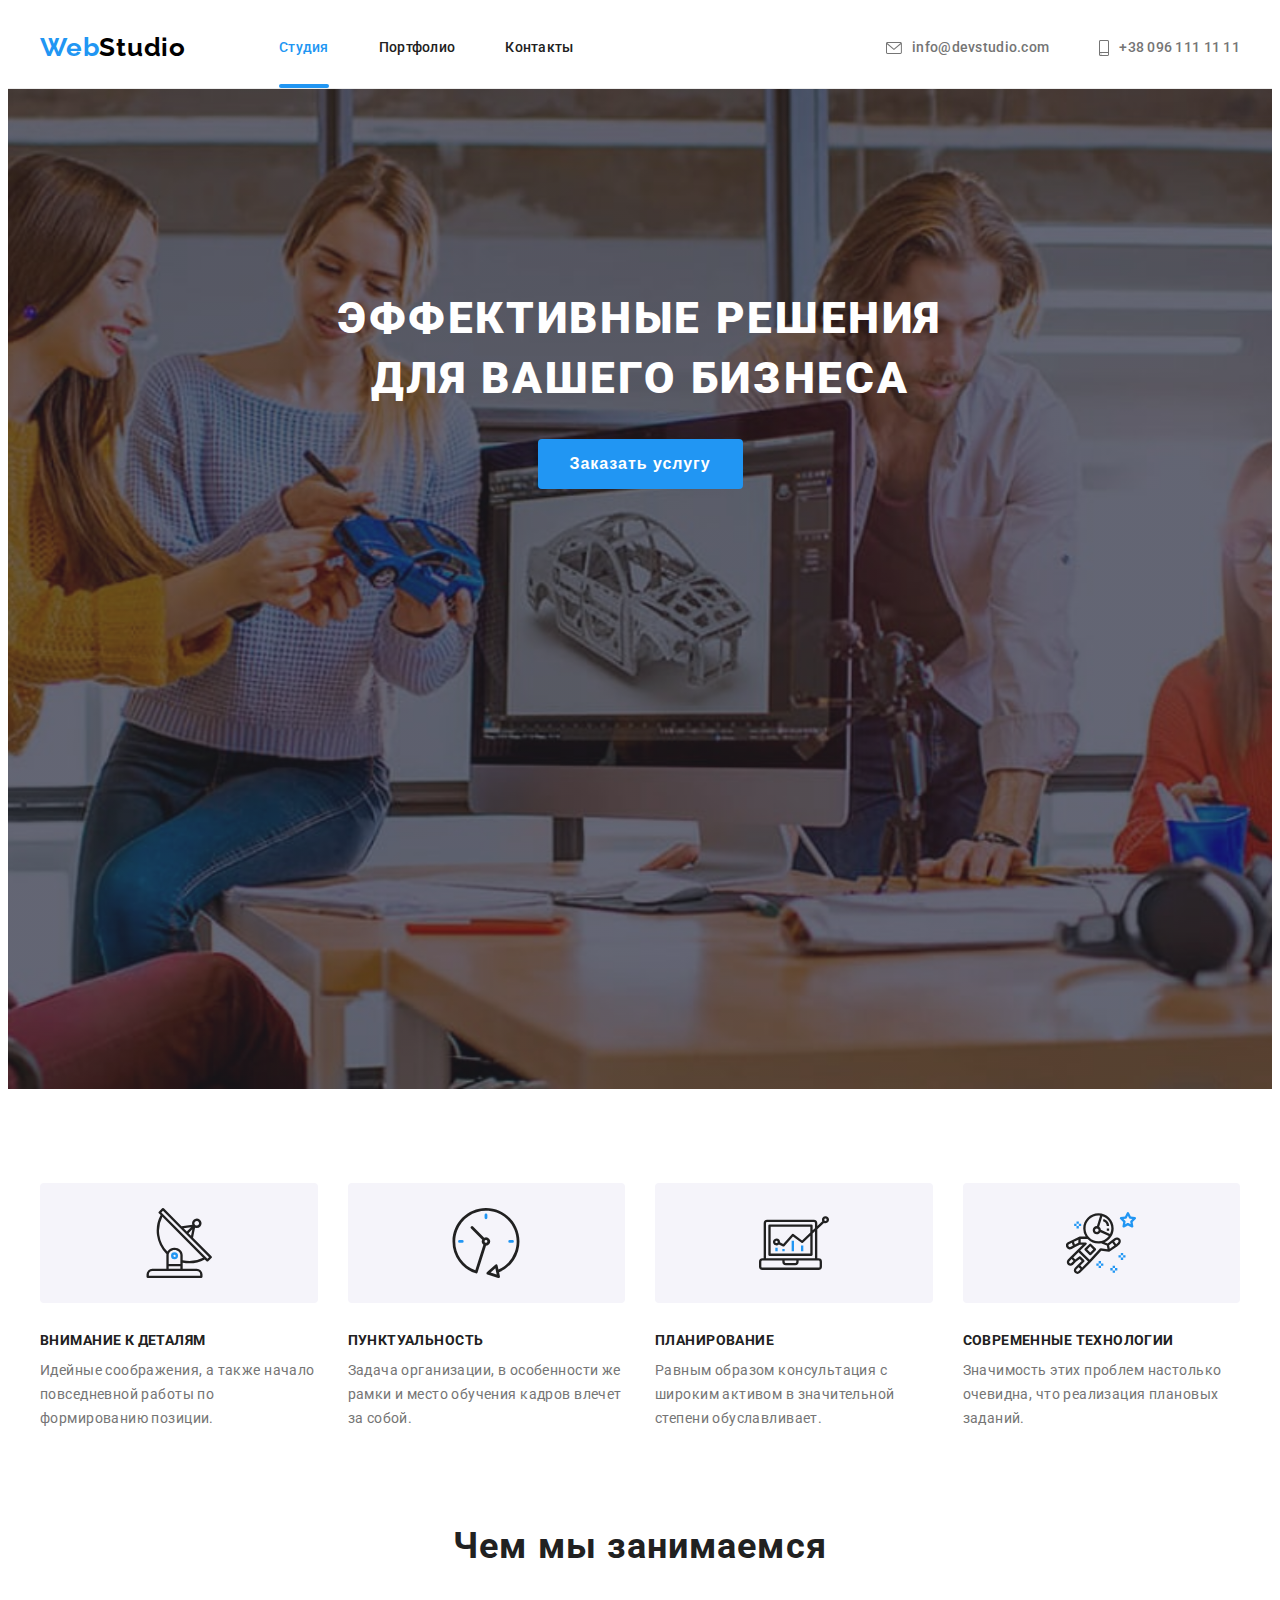
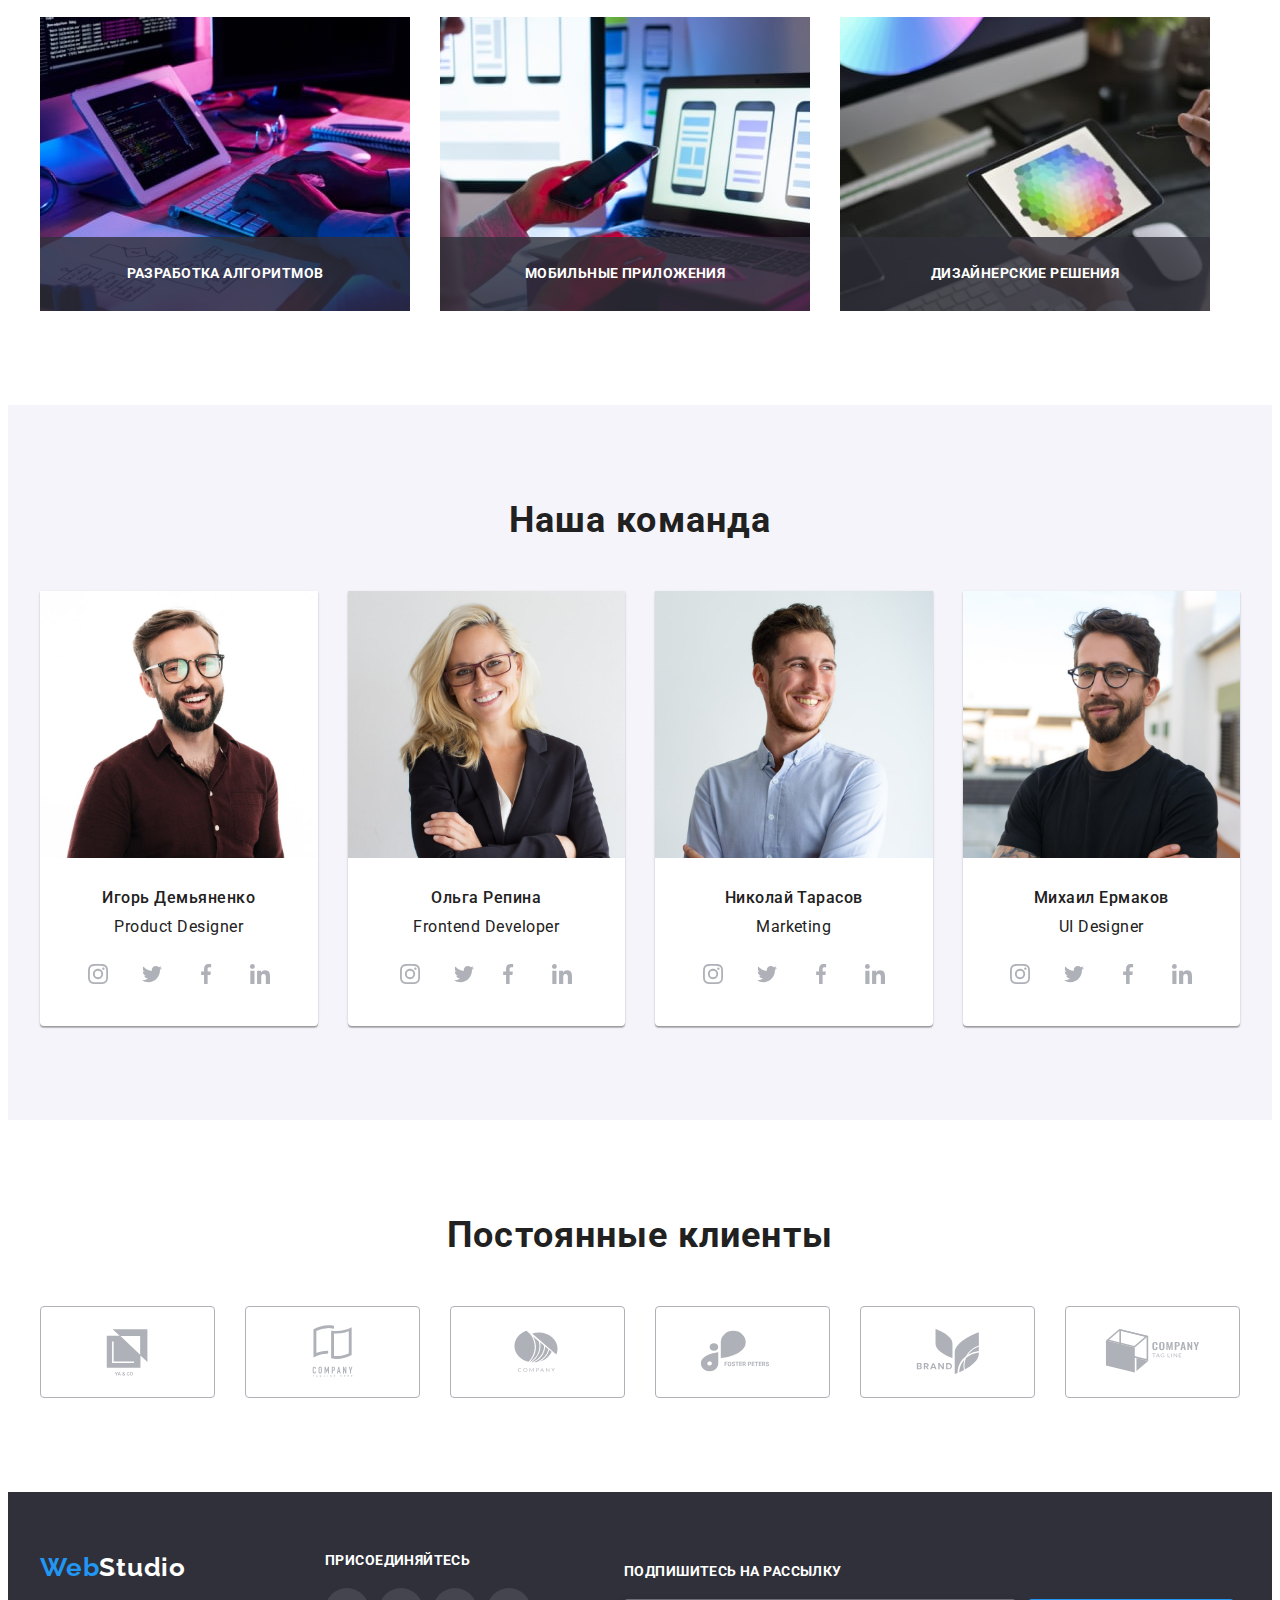
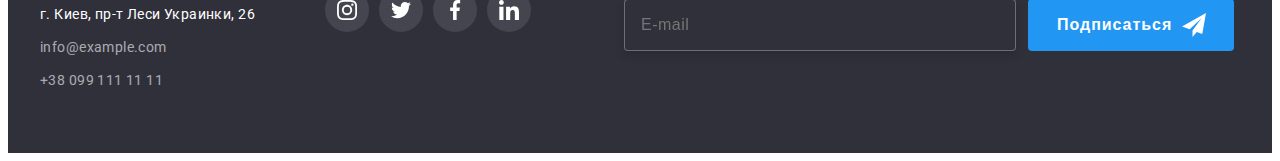
<file: index.html>
<!DOCTYPE html>
<html lang="ru">
<head>
    <meta charset="UTF-8">
    <meta http-equiv="X-UA-Compatible" content="IE=edge">
    <meta name="viewport" content="width=device-width, initial-scale=1.0">
    <title>WebStudio</title>
    <link rel="preconnect" href="https://fonts.googleapis.com">
    <link rel="preconnect" href="https://fonts.gstatic.com" crossorigin>
    <link
        href="https://fonts.googleapis.com/css2?family=Raleway:wght@700&amp;family=Roboto:wght@400;500;700;900&amp;display=swap"
        rel="stylesheet">
    <link rel="stylesheet" href="https://cdnjs.cloudflare.com/ajax/libs/modern-normalize/1.1.0/modern-normalize.min.css"
        integrity="sha512-wpPYUAdjBVSE4KJnH1VR1HeZfpl1ub8YT/NKx4PuQ5NmX2tKuGu6U/JRp5y+Y8XG2tV+wKQpNHVUX03MfMFn9Q=="
        crossorigin="anonymous" referrerpolicy="no-referrer" />
    <link rel="stylesheet" href="./css/main.min.css">
</head>
<body>
    <header class="header">
        <div class="container header__nav">
            <a class="logo header-logo" href="./index.html">
                <span class="logo--text">Web</span>Studio</a>
            <nav class="site-nav">
                <ul class="site-nav__list">
                    <li class="site-nav__item">
                        <a class="site-nav__link active" href="./index.html">Студия</a>
                    </li>
                    <li class="site-nav__item">
                        <a class="site-nav__link" href="./portfolio.html">Портфолио</a>
                    </li>
                    <li class="site-nav__item">
                        <a class="site-nav__link" href="">Контакты</a>
                    </li>
                </ul>
            </nav>
            <ul class="heder-contact">
                <li class="heder-contact__item">
                    <a class="heder-contact__link" href="mailto:info@devstudio.com">
                        <svg class="heder-contact__icon mail">
                            <use href="./images/icon-sprite.svg#icon-envelope"></use>
                        </svg>
                        info@devstudio.com
                    </a>
                </li>
                <li class="heder-contact__item">
                    <a class="heder-contact__link" href="tel:+380961111111">
                        <svg class="heder-contact__icon tel">
                            <use href="./images/icon-sprite.svg#icon-smartphone"></use>
                        </svg>
                        +38 096 111 11 11
                    </a>
                </li>
            </ul>
            <button class="mobile-open" type="button" data-menu-open>
                <svg class="mobile-open__icon">
                    <use href="./images/icon-sprite.svg#icon-menu"></use>
                </svg>
            </button>
        </div>
        <div class="mobile-menu is-hidden" data-menu>
            <ul class="mobile-menu__list">
                <li class="mobile-menu__item">
                    <a class="mobile-menu__link mobile-menu__link--active" href="./index.html">Студия</a>
                </li>
                <li class="mobile-menu__item">
                    <a class="mobile-menu__link" href="./portfolio.html">Портфолио</a>
                </li>
                <li class="mobile-menu__item">
                    <a class="mobile-menu__link" href="">Контакты</a>
                </li>
            </ul>
            <div class="mobile-contact">
                <ul class="mobile-contact__list">
                    <li class="mobile-contact__item">
                        <a href="tel:+380961111111" class="mobile-contact__link mobile-contact__link--phone">+38 096 111 11 11</a>
                    </li>
                    <li class="mobile-contact__item">
                        <a href="mailto:info@devstudio.com" class="mobile-contact__link">info@devstudio.com</a>
                    </li>
                </ul>
                <ul class="mobile-social__list">
                    <li class="mobile-social__item">
                        <a href="" class="mobile-social__link">Instagram</a>
                        <span class="mobile-social__grep"></span>
                    </li>
                    <li class="mobile-social__item">
                        <a href="" class="mobile-social__link">Twitter</a>
                        <span class="mobile-social__grep"></span>
                    </li>
                    <li class="mobile-social__item">
                        <a href="" class="mobile-social__link">Facebook</a>
                        <span class="mobile-social__grep"></span>
                    </li>
                    <li class="mobile-social__item">
                        <a href="" class="mobile-social__link">LinkedIn</a>
                    </li>
                </ul>
            </div>
            <button class="menu-close" type="button" data-menu-close>
                <svg class="menu-close__icon">
                    <use href="./images/icon-sprite.svg#icon-close"></use>
                </svg>
            </button>
        </div>
    </header>
    <main>
        <!--Section_1-->
        <section class="hero">
            <div class="container">
                <h1 class="hero__title">Эффективные решения<br> для вашего бизнеса</h1>
                <button class="btn hero__btn" type="button" data-modal-open>Заказать услугу</button>
            </div>
        </section>
        <!--Section_2-->
         <section class="section">
            <div class="container">
                <h2 class="visually-hidden">Особенности компании</h2>
                <ul class="features">
                    <li class="features__item">
                        <div class="features__cart">
                            <svg class="features__icon">
                                <use href="./images/icon-sprite.svg#icon-detail"></use>
                            </svg>
                        </div>
                        <h3 class="features__title">Внимание к деталям</h3>
                        <p class="features__text">Идейные соображения, а также начало повседневной работы по формированию позиции.</p>
                    </li>
                    <li class="features__item">
                        <div class="features__cart">
                            <svg class="features__icon">
                                <use href="./images/icon-sprite.svg#icon-clock"></use>
                            </svg>
                        </div>
                        <h3 class="features__title">Пунктуальность</h3>
                        <p class="features__text">Задача организации, в особенности же рамки и место обучения кадров влечет за собой.</p>
                    </li>
                    <li class="features__item">
                        <div class="features__cart">
                            <svg class="features__icon">
                                <use href="./images/icon-sprite.svg#icon-diagram"></use>
                            </svg>
                        </div>
                        <h3 class="features__title">Планирование</h3>
                        <p class="features__text">Равным образом консультация с широким активом в значительной степени обуславливает.</p>
                    </li>
                    <li class="features__item">
                        <div class="features__cart">
                            <svg class="features__icon">
                                <use href="./images/icon-sprite.svg#icon-astronaut"></use>
                            </svg>
                        </div>
                        <h3 class="features__title">Современные технологии</h3>
                        <p class="features__text">Значимость этих проблем настолько очевидна, что реализация плановых заданий.</p>
                    </li>
                </ul>
            </div>
        </section> 
        <!--Section_3-->
        <section class="section section--work">
            <div class="container">
                <h2 class="secondary-title">Чем мы занимаемся</h2>
                <ul class="our-work">
                    <li class="our-work__item">
                        <img src="./images/our-work/img-1-min.jpg" alt="Разработка алгоритмов" width="370" height="294">
                        <div class="our-work__box">
                            <h3 class="our-work__title">Разработка алгоритмов</h3>
                        </div>
                    </li>
                    <li class="our-work__item">
                        <img src="./images/our-work/img-2-min.jpg" alt="Мобильное приложение" width="370" height="294">
                        <div class="our-work__box">
                            <h3 class="our-work__title">Мобильные приложения</h3>
                        </div>
                    </li>
                    <li class="our-work__item">
                        <img src="./images/our-work/img-3-min.jpg" alt="Побор цветовой гаммы" width="370" height="294">
                        <div class="our-work__box">
                            <h3 class="our-work__title">Дизайнерские решения</h3>
                        </div>
                    </li>
                </ul>
            </div>
        </section>
        <!--Section_4-->
        <section class="section section--team">
            <div class="container">
                <h2 class="secondary-title">Наша команда</h2>
                <ul class="our-team">
                    <li class="our-team__item">
                        <picture>
                            <source srcset="./images/team-work/pc/card-1-pc-1x-min.jpg 1x,
                            ./images/team-work/pc/card-1-pc-2x-min.jpg 2x" media="(min-width:1200px)">
                            <source srcset="./images/team-work/tab/card-1-tab-1x-min.jpg 1x,
                            ./images/team-work/tab/card-1-tab-2x-min.jpg 2x" media="(min-width:768px)">
                            <source srcset="./images/team-work/mob/card-1-mob-1x-min.jpg 1x,
                            ./images/team-work/mob/card-1-mob-2x-min.jpg 2x" media="(min-width:480px)">
                            <img src="./images/team-work/pc/card-1-pc-1x-min.jpg" alt="Игорь Демьяненко">
                        </picture>
                        <div class="our-team__card">
                            <h3 class="our-team__title">Игорь Демьяненко</h3>
                            <p class="our-team__text" lang="en">Product Designer</p>
                            <ul class="social">
                                <li class="social__item">
                                    <a class="social__link" href="">
                                        <svg class="social__icon">
                                            <use href="./images/icon-sprite.svg#icon-instagram"></use>
                                        </svg>
                                    </a>
                                </li>
                                <li class="social__item">
                                    <a class="social__link" href="">
                                        <svg class="social__icon">
                                            <use href="./images/icon-sprite.svg#icon-twitter"></use>
                                        </svg>
                                    </a>
                                </li>
                                <li class="social__item">
                                    <a class="social__link" href="">
                                        <svg class="social__icon">
                                            <use href="./images/icon-sprite.svg#icon-facebook"></use>
                                        </svg>
                                    </a>
                                </li>
                                <li class="social__item ">
                                    <a class="social__link" href="">
                                        <svg class="social__icon">
                                            <use href="./images/icon-sprite.svg#icon-linkedin"></use>
                                        </svg>
                                    </a>
                                </li>
                            </ul>
                        </div>
                    </li>
                    <li class="our-team__item">
                        <picture>
                            <source srcset="./images/team-work/pc/card-2-pc-1x-min.jpg 1x,
                            ./images/team-work/pc/card-2-pc-2x-min.jpg 2x" media="(min-width:1200px)">
                            <source srcset="./images/team-work/tab/card-2-tab-1x-min.jpg 1x,
                            ./images/team-work/tab/card-2-tab-2x-min.jpg 2x" media="(min-width:768px)">
                            <source srcset="./images/team-work/mob/card-2-mob-1x-min.jpg 1x,
                            ./images/team-work/mob/card-2-mob-2x-min.jpg 2x" media="(min-width:480px)">
                            <img src="./images/team-work/pc/card-2-pc-1x-min.jpg" alt="Ольга Репина">
                        </picture>
                        <div class="our-team__card">
                            <h3 class="our-team__title">Ольга Репина</h3>
                            <p class="our-team__text" lang="en">Frontend Developer</p>
                            <ul class="social">
                                <li class="social__item">
                                    <a class="social__link" href="">
                                        <svg class="social__icon">
                                            <use href="./images/icon-sprite.svg#icon-instagram"></use>
                                        </svg>
                                    </a>
                                </li>
                                <li class="social__itemm">
                                    <a class="social__link" href="">
                                        <svg class="social__icon">
                                            <use href="./images/icon-sprite.svg#icon-twitter"></use>
                                        </svg>
                                    </a>
                                </li>
                                <li class="social__item">
                                    <a class="social__link" href="">
                                        <svg class="social__icon">
                                            <use href="./images/icon-sprite.svg#icon-facebook"></use>
                                        </svg>
                                    </a>
                                </li>
                                <li class="social__item">
                                    <a class="social__link" href="">
                                        <svg class="social__icon">
                                            <use href="./images/icon-sprite.svg#icon-linkedin"></use>
                                        </svg>
                                    </a>
                                </li>
                            </ul>
                        </div>
                    </li>
                    <li class="our-team__item">
                        <picture>
                            <source srcset="./images/team-work/pc/card-3-pc-1x-min.jpg 1x,
                            ./images/team-work/pc/card-3-pc-2x-min.jpg 2x" media="(min-width:1200px)">
                            <source srcset="./images/team-work/tab/card-3-tab-1x-min.jpg 1x,
                            ./images/team-work/tab/card-3-tab-2x-min.jpg 2x" media="(min-width:768px)">
                            <source srcset="./images/team-work/mob/card-3-mob-1x-min.jpg 1x,
                            ./images/team-work/mob/card-3-mob-2x-min.jpg 2x" media="(min-width:480px)">
                            <img src="./images/team-work/pc/card-3-pc-1x-min.jpg" alt="Николай Тарасов">
                        </picture>
                        <div class="our-team__card">
                            <h3 class="our-team__title">Николай Тарасов</h3>
                            <p class="our-team__text" lang="en">Marketing</p>
                            <ul class="social">
                                <li class="social__item">
                                    <a class="social__link" href="">
                                        <svg class="social__icon">
                                            <use href="./images/icon-sprite.svg#icon-instagram"></use>
                                        </svg>
                                    </a>
                                </li>
                                <li class="social__item">
                                    <a class="social__link" href="">
                                        <svg class="social__icon">
                                            <use href="./images/icon-sprite.svg#icon-twitter"></use>
                                        </svg>
                                    </a>
                                </li>
                                <li class="social__item">
                                    <a class="social__link" href="">
                                        <svg class="social__icon">
                                            <use href="./images/icon-sprite.svg#icon-facebook"></use>
                                        </svg>
                                    </a>
                                </li>
                                <li class="social__item-">
                                    <a class="social__link" href="">
                                        <svg class="social__icon">
                                            <use href="./images/icon-sprite.svg#icon-linkedin"></use>
                                        </svg>
                                    </a>
                                </li>
                            </ul>
                        </div>
                    </li>
                    <li class="our-team__item">
                        <picture>
                            <source srcset="./images/team-work/pc/card-4-pc-1x-min.jpg 1x,
                            ./images/team-work/pc/card-4-pc-2x-min.jpg 2x" media="(min-width:1200px)">
                            <source srcset="./images/team-work/tab/card-4-tab-1x-min.jpg 1x,
                            ./images/team-work/tab/card-4-tab-2x-min.jpg 2x" media="(min-width:768px)">
                            <source srcset="./images/team-work/mob/card-4-mob-1x-min.jpg 1x,
                            ./images/team-work/mob/card-4-mob-2x-min.jpg 2x" media="(min-width:480px)">
                            <img src="./images/team-work/pc/card-4-pc-1x-min.jpg" alt="Михаил Ермаков">
                        </picture>
                        <div class="our-team__card">
                            <h3 class="our-team__title">Михаил Ермаков</h3>
                            <p class="our-team__text" lang="en">UI Designer</p>
                            <ul class="social">
                                <li class="social__item">
                                    <a class="social__link" href="">
                                        <svg class="social__icon">
                                            <use href="./images/icon-sprite.svg#icon-instagram"></use>
                                        </svg>
                                    </a>
                                </li>
                                <li class="social__item">
                                    <a class="social__link" href="">
                                        <svg class="social__icon">
                                            <use href="./images/icon-sprite.svg#icon-twitter"></use>
                                        </svg>
                                    </a>
                                </li>
                                <li class="social__item">
                                    <a class="social__link" href="">
                                        <svg class="social__icon">
                                            <use href="./images/icon-sprite.svg#icon-facebook"></use>
                                        </svg>
                                    </a>
                                </li>
                                <li class="social__item">
                                    <a class="social__link" href="">
                                        <svg class="social__icon">
                                            <use href="./images/icon-sprite.svg#icon-linkedin"></use>
                                        </svg>
                                    </a>
                                </li>
                            </ul>
                        </div>
                    </li>
                </ul>
            </div>
        </section>
        <section class="section">
            <div class="container">
                <h2 class="secondary-title">Постоянные клиенты</h2>
                <ul class="clients">
                    <li class="clients__item">
                        <a class="clients__link" href="">
                            <svg class="clients__icon">
                                <use href="./images/icon-sprite.svg#icon-client-1"></use>
                            </svg>
                        </a>
                    </li>
                    <li class="clients__item">
                        <a class="clients__link" href="">
                            <svg class="clients__icon">
                                <use href="./images/icon-sprite.svg#icon-client-2"></use>
                            </svg>
                        </a>
                    </li>
                    <li class="clients__item">
                        <a class="clients__link" href="">
                            <svg class="clients__icon">
                                <use href="./images/icon-sprite.svg#icon-client-3"></use>
                            </svg>
                        </a>
                    </li>
                    <li class="clients__item">
                        <a class="clients__link" href="">
                            <svg class="clients__icon">
                                <use href="./images/icon-sprite.svg#icon-client-4"></use>
                            </svg>
                        </a>
                    </li>
                    <li class="clients__item">
                        <a class="clients__link" href="">
                            <svg class="clients__icon">
                                <use href="./images/icon-sprite.svg#icon-client-5"></use>
                            </svg>
                        </a>
                    </li>
                    <li class="clients__item">
                        <a class="clients__link" href="">
                            <svg class="clients__icon">
                                <use href="./images/icon-sprite.svg#icon-client-6"></use>
                            </svg>
                        </a>
                    </li>
                </ul>
            </div>
        </section>
    </main>
    <footer class="footer">
        <div class="container">
            <div class="footer-list">
                <div class="footer-list__contacts">
                    <div class="footer-address">
                        <a class="logo footer-logo" href="./index.html"><span class="logo--text">Web</span>Studio</a>
                        <address>
                            <ul>
                                <li class="footer-address__item">
                                    <p class="footer-address__location">г. Киев, пр-т Леси Украинки, 26</p>
                                </li>
                                <li class="footer-address__item">
                                    <a class="footer-address__contacts" href="mailto:info@example.com">info@example.com</a>
                                </li>
                                <li class="footer-address__item">
                                    <a class="footer-address__contacts" href="tel:+380991111111">+38 099 111 11 11</a>
                                </li>
                            </ul>
                        </address>
                    </div>
                    <div class="footer-social">
                        <h2 class="footer-title">присоединяйтесь</h2>
                        <ul class="footer-social__list">
                            <li class="footer-social__item">
                                <a class="footer-social__link" href="">
                                    <svg class="footer-social__icon">
                                        <use href="./images/icon-sprite.svg#icon-instagram"></use>
                                    </svg>
                                </a>
                            </li>
                            <li class="footer-social__item">
                                <a class="footer-social__link" href="">
                                    <svg class="footer-social__icon">
                                        <use href="./images/icon-sprite.svg#icon-twitter"></use>
                                    </svg>
                                </a>
                            </li>
                            <li class="footer-social__item">
                                <a class="footer-social__link" href="">
                                    <svg class="footer-social__icon">
                                        <use href="./images/icon-sprite.svg#icon-facebook"></use>
                                    </svg>
                                </a>
                            </li>
                            <li class="footer-social__item">
                                <a class="footer-social__link" href="">
                                    <svg class="footer-social__icon">
                                        <use href="./images/icon-sprite.svg#icon-linkedin"></use>
                                    </svg>
                                </a>
                            </li>
                        </ul>
                    </div>
                </div>
                <div class="footer-subscribe">
                    <h2 class="footer-title">Подпишитесь на рассылку</h2>
                    <form action="" class="footer-subscribe__form" autocomplete="off">
                        <label for="footer-subscribe__input" class=".visually-hidden"></label>
                        <input type="email" class="footer-subscribe__input" name="subscribe" id="footer-input" placeholder="E-mail">
                        <button type="submit" class="btn btn-subscribe">Подписаться
                        <svg class="footer-subscribe__icon">
                            <use href="./images/icon-sprite.svg#icon-send"></use>
                        </svg>
                        </button>
                    </form>
                </div>
            </div>
        </div>
    </footer>
    <div class="backdrop is-hidden" data-modal>
        <div class="backdrop__modal">
            <p class="backdrop__text">Оставьте свои данные, мы вам перезвоним</p>
            <form class="backdrop__form" autocomplete="off">
                <label class="backdrop__lable">Имя
                    <span class="backdrop__box">
                        <input type="text" class="backdrop__input" name="name">
                        <svg class="backdrop__icon">
                            <use href="./images/icon-sprite.svg#icon-name"></use>
                        </svg>
                    </span>
                </label>                
                <label class="backdrop__lable">Телефон
                    <span class="backdrop__box">
                        <input type="tel" class="backdrop__input" name="tel">
                        <svg class="backdrop__icon">
                            <use href="./images/icon-sprite.svg#icon-tel"></use>
                        </svg>
                    </span>              
                </label>
                <label class="backdrop__lable">Почта
                    <span class="backdrop__box">
                        <input type="email" class="backdrop__input" name="e-mail">
                        <svg class="backdrop__icon">
                            <use href="./images/icon-sprite.svg#icon-email"></use>
                        </svg>
                    </span>
                </label>
                <label class="backdrop__lable backdrop__comment">Комментарий
                    <textarea name="comment" class="backdrop__input textarea"  placeholder="Введите текст"></textarea>
                </label>
                <label class="checkbox-lable">
                    <input type="checkbox" class="visually-hidden checkbox" name="policy">
                    <span class="checkbox-lable__input">
                        <svg class="checkbox-lable__icon">
                            <use href="./images/icon-sprite.svg#icon-checkbox"></use>
                        </svg>
                    </span>
                    Соглашаюсь с рассылкой и принимаю <a href="" class="checkbox-lable__policy">Условия договора</a>
                </label>
                <button type="submit" class="btn btn-modal">Отправить</button>
            </form>
            <button class="modal-close" type="button" data-modal-close>
                <svg class="modal-close__icon">
                    <use href="./images/icon-sprite.svg#icon-close"></use>
                </svg>
            </button>
        </div>
    </div>
    <script src="./js/modal.js"></script>
    <script src="./js/mobile-menu.js"></script>
</body>
</html>
</file>
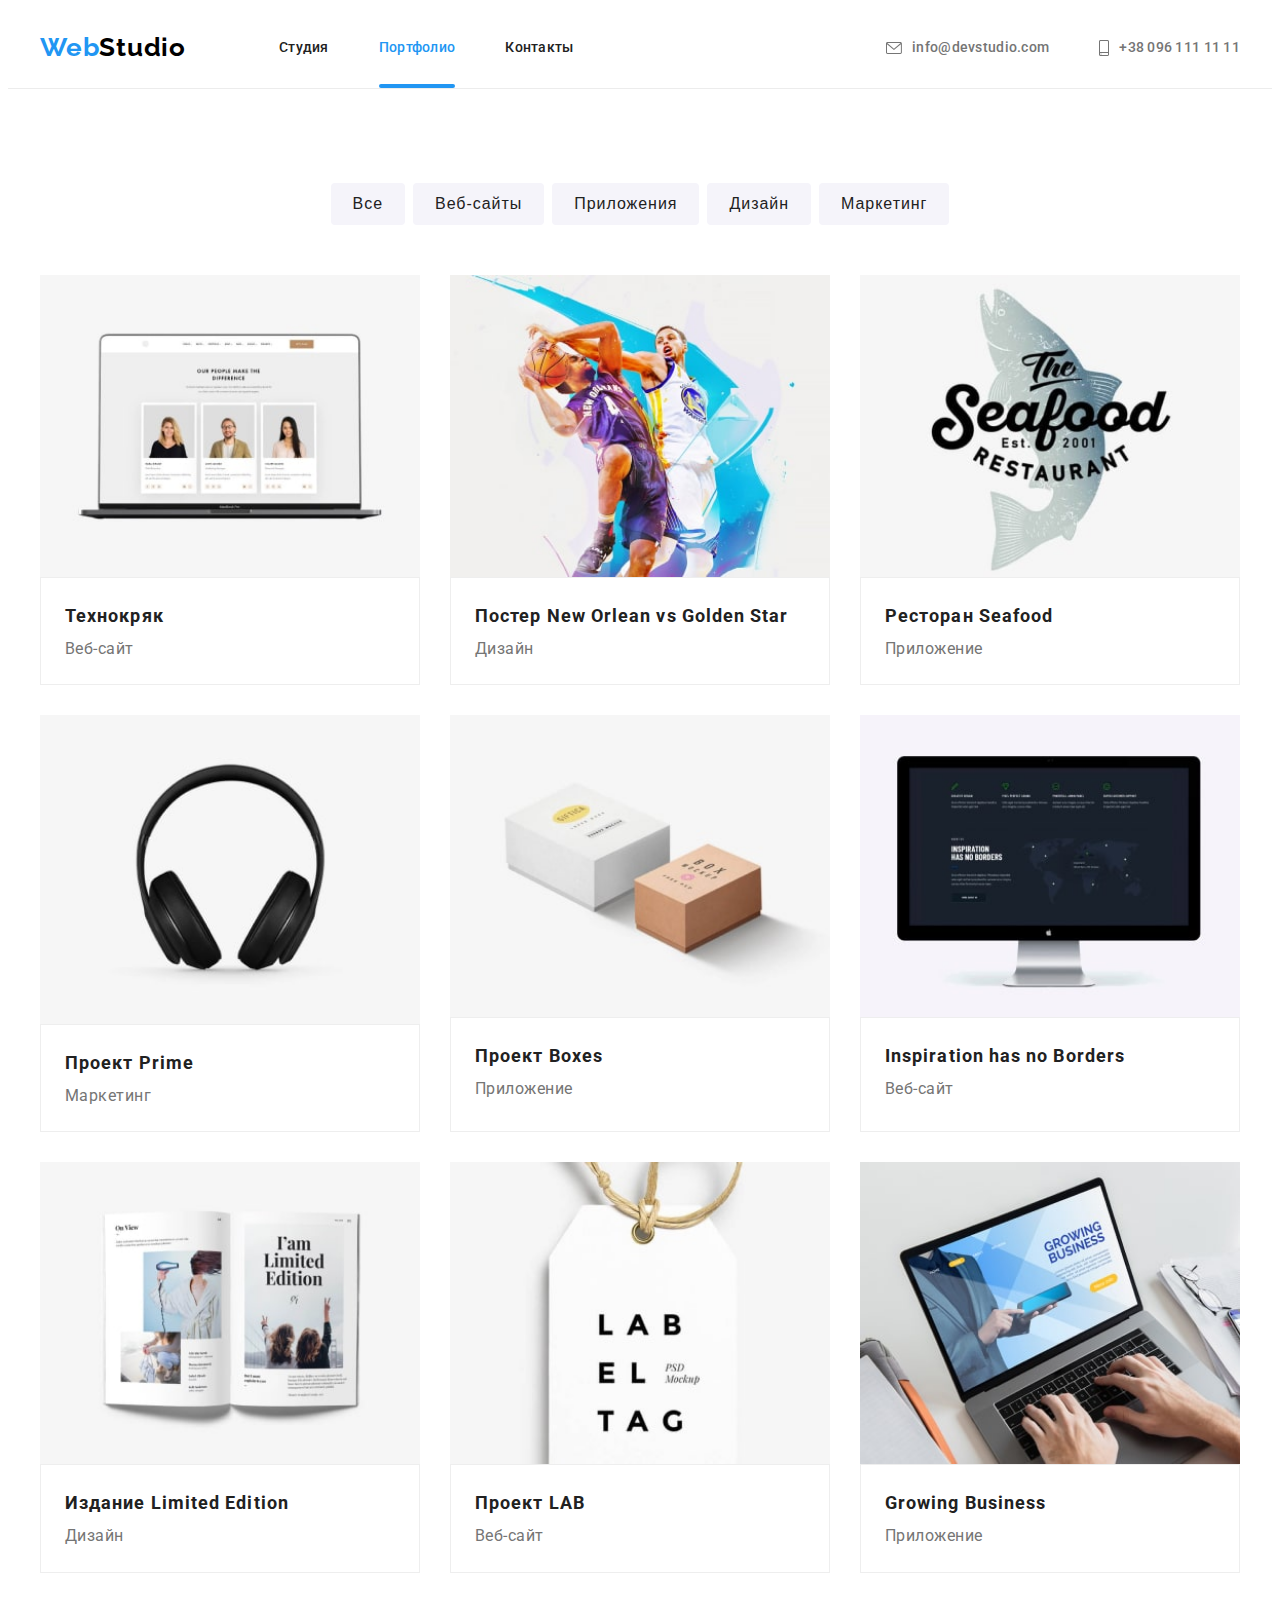
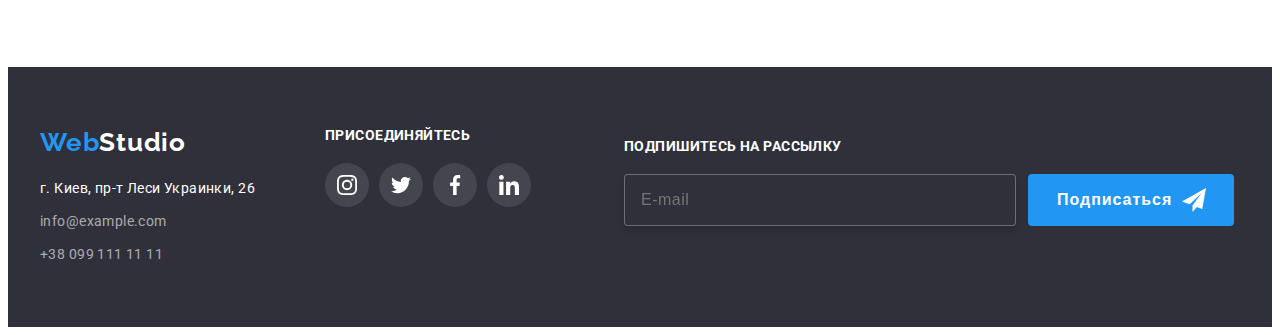
<file: portfolio.html>
<!DOCTYPE html>
<html lang="ru">

<head>
    <meta charset="UTF-8">
    <meta http-equiv="X-UA-Compatible" content="IE=edge">
    <meta name="viewport" content="width=device-width, initial-scale=1.0">
    <title>WebStudio</title>
<link rel="preconnect" href="https://fonts.googleapis.com">
<link rel="preconnect" href="https://fonts.gstatic.com" crossorigin>
<link href="https://fonts.googleapis.com/css2?family=Raleway:wght@700&family=Roboto:ital,wght@0,500;0,700;0,900;1,400&display=swap"
    rel="stylesheet">
<link rel="stylesheet" href="https://cdnjs.cloudflare.com/ajax/libs/modern-normalize/1.1.0/modern-normalize.min.css"
    integrity="sha512-wpPYUAdjBVSE4KJnH1VR1HeZfpl1ub8YT/NKx4PuQ5NmX2tKuGu6U/JRp5y+Y8XG2tV+wKQpNHVUX03MfMFn9Q=="
    crossorigin="anonymous" referrerpolicy="no-referrer" />
<link rel="stylesheet" href="./css/main.min.css">
</head>
<body>
    <header class="header">
        <div class="container header__nav">
            <a class="logo header-logo" href="./index.html">
                <span class="logo--text">Web</span>Studio</a>
            <nav class="site-nav">
                <ul class="site-nav__list">
                    <li class="site-nav__item">
                        <a class="site-nav__link" href="./index.html">Студия</a>
                    </li>
                    <li class="site-nav__item">
                        <a class="site-nav__link active" href="./portfolio.html">Портфолио</a>
                    </li>
                    <li class="site-nav__item">
                        <a class="site-nav__link" href="">Контакты</a>
                    </li>
                </ul>
            </nav>
            <ul class="heder-contact">
                <li class="heder-contact__item">
                    <a class="heder-contact__link" href="mailto:info@devstudio.com">
                        <svg class="heder-contact__icon mail">
                            <use href="./images/icon-sprite.svg#icon-envelope"></use>
                        </svg>
                        info@devstudio.com
                    </a>
                </li>
                <li class="heder-contact__item">
                    <a class="heder-contact__link" href="tel:+380961111111">
                        <svg class="heder-contact__icon tel">
                            <use href="./images/icon-sprite.svg#icon-smartphone"></use>
                        </svg>
                        +38 096 111 11 11
                    </a>
                </li>
            </ul>
            <button class="mobile-open" type="button" data-menu-open>
                <svg class="mobile-open__icon">
                    <use href="./images/icon-sprite.svg#icon-menu"></use>
                </svg>
            </button>
        </div>
        <div class="mobile-menu is-hidden" data-menu>
            <ul class="mobile-menu__list">
                <li class="mobile-menu__item">
                    <a class="mobile-menu__link" href="./index.html">Студия</a>
                </li>
                <li class="mobile-menu__item">
                    <a class="mobile-menu__link mobile-menu__link--active" href="./portfolio.html">Портфолио</a>
                </li>
                <li class="mobile-menu__item">
                    <a class="mobile-menu__link" href="">Контакты</a>
                </li>
            </ul>
            <div class="mobile-contact">
                <ul class="mobile-contact__list">
                    <li class="mobile-contact__item">
                        <a href="tel:+380961111111" class="mobile-contact__link mobile-contact__link--phone">+38 096 111 11
                            11</a>
                    </li>
                    <li class="mobile-contact__item">
                        <a href="mailto:info@devstudio.com" class="mobile-contact__link">info@devstudio.com</a>
                    </li>
                </ul>
                <ul class="mobile-social__list">
                    <li class="mobile-social__item">
                        <a href="" class="mobile-social__link">Instagram</a>
                        <span class="mobile-social__grep"></span>
                    </li>
                    <li class="mobile-social__item">
                        <a href="" class="mobile-social__link">Twitter</a>
                        <span class="mobile-social__grep"></span>
                    </li>
                    <li class="mobile-social__item">
                        <a href="" class="mobile-social__link">Facebook</a>
                        <span class="mobile-social__grep"></span>
                    </li>
                    <li class="mobile-social__item">
                        <a href="" class="mobile-social__link">LinkedIn</a>
                    </li>
                </ul>
            </div>
            <button class="menu-close" type="button" data-menu-close>
                <svg class="menu-close__icon">
                    <use href="./images/icon-sprite.svg#icon-close"></use>
                </svg>
            </button>
        </div>
    </header>
    <main>
        <section class="section">
            <div class="container">
                <h1 class="visually-hidden">Портфолио</h1><!--Скрыть стилями-->
                <ul class="filter">
                    <li class="filter__item">
                        <button class="btn filter__btn" type="button">Все</button>
                    </li>
                    <li class="filter__item">
                        <button class="btn filter__btn" type="button">Веб-сайты</button>
                    </li>
                    <li class="filter__item">
                        <button class="btn filter__btn" type="button">Приложения</button>
                    </li>
                    <li class="filter__item">
                        <button class="btn filter__btn" type="button">Дизайн</button>
                    </li>
                    <li class="filter__item">
                        <button class="btn filter__btn" type="button">Маркетинг</button>
                    </li>
                </ul>
                <ul class="gallery">
                    <li class="gallery__item">
                        <a class="gallery__link" href="">
                            <div class="gallery__overlay">
                                <picture>
                                    <source srcset="./images/portfolio/pc/box-1-pc-1x.jpg 1x,
                                    ./images/portfolio/pc/box-1-pc-2x.jpg 2x" media="(min-width:1200px)">
                                    <source srcset="./images/portfolio/tab/box-1-tab-1x.jpg 1x,
                                    ./images/portfolio/tab/box-1-tab-2x.jpg 2x" media="(min-width:768px)">
                                    <source srcset="./images/portfolio/mob/box-1-mob-1x.jpg 1x,
                                    ./images/portfolio/mob/box-1-mob-2x.jpg 2x" media="(min-width:480px)">
                                    <img src="./images/portfolio/pc/box-1-pc-1x.jpg" alt="Технокряк">
                                </picture>
                                <p class="gallery__overlay--text">Технокряк это современная площадка
                                    распространения коронавируса.
                                    Компании используют эту платформу для цифрового
                                    шпионажа и атак на защищённые сервера конкурентов.</p>
                            </div>
                            <div class="gallery__box">
                                <h2 class="gallery__title">Технокряк</h2>
                                <p class="gallery__category">Веб-сайт</p>
                            </div>
                        </a>
                    </li>
                    <li class="gallery__item">
                        <a class="gallery__link" href="">
                            <div class="gallery__overlay">
                                <picture>
                                    <source srcset="./images/portfolio/pc/box-2-pc-1x.jpg 1x,
                                    ./images/portfolio/pc/box-2-pc-2x.jpg 2x" media="(min-width:1200px)">
                                    <source srcset="./images/portfolio/tab/box-2-tab-1x.jpg 1x,
                                    ./images/portfolio/tab/box-2-tab-2x.jpg 2x" media="(min-width:768px)">
                                    <source srcset="./images/portfolio/mob/box-2-mob-1x.jpg 1x,
                                    ./images/portfolio/mob/box-2-mob-2x.jpg 2x" media="(min-width:480px)">
                                    <img src="./images/portfolio/pc/box-2-pc-1x.jpg" alt="Постер New Orlean vs Golden Star">
                                </picture>
                                <p class="gallery__overlay--text">Технокряк это современная площадка
                                    распространения коронавируса.
                                    Компании используют эту платформу для цифрового
                                    шпионажа и атак на защищённые сервера конкурентов.</p>
                            </div>
                            <div class="gallery__box">
                                <h2 class="gallery__title">Постер New Orlean vs Golden Star</h2>
                                <p class="gallery__category">Дизайн</p>
                            </div>                         
                        </a>
                    </li>
                    <li class="gallery__item">
                        <a class="gallery__link" href="">
                            <div class="gallery__overlay">
                                <picture>
                                    <source srcset="./images/portfolio/pc/box-3-pc-1x.jpg 1x,
                                    ./images/portfolio/pc/box-3-pc-2x.jpg 2x" media="(min-width:1200px)">
                                    <source srcset="./images/portfolio/tab/box-3-tab-1x.jpg 1x,
                                    ./images/portfolio/tab/box-3-tab-2x.jpg 2x" media="(min-width:768px)">
                                    <source srcset="./images/portfolio/mob/box-3-mob-1x.jpg 1x,
                                    ./images/portfolio/mob/box-3-mob-2x.jpg 2x" media="(min-width:480px)">
                                    <img src="./images/portfolio/pc/box-3-pc-1x.jpg" alt="Ресторан Seafood">
                                </picture>
                                
                                <p class="gallery__overlay--text">Технокряк это современная площадка
                                    распространения коронавируса.
                                    Компании используют эту платформу для цифрового
                                    шпионажа и атак на защищённые сервера конкурентов.</p>
                            </div>
                            <div class="gallery__box">
                                <h2 class="gallery__title">Ресторан Seafood</h2>
                                <p class="gallery__category">Приложение</p>
                            </div>
                        </a>
                    </li>
                    <li class="gallery__item">
                        <a class="gallery__link" href="">
                            <div class="gallery__overlay">
                                <picture>
                                    <source srcset="./images/portfolio/pc/box-4-pc-1x.jpg 1x,
                                    ./images/portfolio/pc/box-4-pc-2x.jpg 2x" media="(min-width:1200px)">
                                    <source srcset="./images/portfolio/tab/box-4-tab-1x.jpg 1x,
                                    ./images/portfolio/tab/box-4-tab-2x.jpg 2x" media="(min-width:768px)">
                                    <source srcset="./images/portfolio/mob/box-4-mob-1x.jpg 1x,
                                    ./images/portfolio/mob/box-4-mob-2x.jpg 2x" media="(min-width:480px)">
                                    <img src="./images/portfolio/pc/box-4-pc-1x.jpg" alt="Проект Prime">
                                </picture>
                                
                                <p class="gallery__overlay--text">Технокряк это современная площадка
                                    распространения коронавируса.
                                    Компании используют эту платформу для цифрового
                                    шпионажа и атак на защищённые сервера конкурентов.</p>
                            </div>
                            <div class="gallery__box">
                                <h2 class="gallery__title">Проект Prime</h2>
                                <p class="gallery__category">Маркетинг</p>
                            </div>                            
                        </a>
                    </li>
                    <li class="gallery__item">
                        <a class="gallery__link" href="">
                            <div class="gallery__overlay">
                                <picture>
                                    <source srcset="./images/portfolio/pc/box-5-pc-1x.jpg 1x,
                                    ./images/portfolio/pc/box-5-pc-2x.jpg 2x" media="(min-width:1200px)">
                                    <source srcset="./images/portfolio/tab/box-5-tab-1x.jpg 1x,
                                    ./images/portfolio/tab/box-5-tab-2x.jpg 2x" media="(min-width:768px)">
                                    <source srcset="./images/portfolio/mob/box-5-mob-1x.jpg 1x,
                                    ./images/portfolio/mob/box-5-mob-2x.jpg 2x" media="(min-width:480px)">
                                    <img src="./images/portfolio/pc/box-5-pc-1x.jpg" alt="Проект Boxes">
                                </picture>
                                
                                <p class="gallery__overlay--text">Технокряк это современная площадка
                                    распространения коронавируса.
                                    Компании используют эту платформу для цифрового
                                    шпионажа и атак на защищённые сервера конкурентов.</p>
                            </div>
                            <div class="gallery__box">
                                <h2 class="gallery__title">Проект Boxes</h2>
                                <p class="gallery__category">Приложение</p>
                            </div>
                        </a>
                    </li>
                    <li class="gallery__item">
                        <a class="gallery__link" href="">
                            <div class="gallery__overlay">
                                <picture>
                                    <source srcset="./images/portfolio/pc/box-6-pc-1x.jpg 1x,
                                    ./images/portfolio/pc/box-6-pc-2x.jpg 2x" media="(min-width:1200px)">
                                    <source srcset="./images/portfolio/tab/box-6-tab-1x.jpg 1x,
                                    ./images/portfolio/tab/box-6-tab-2x.jpg 2x" media="(min-width:768px)">
                                    <source srcset="./images/portfolio/mob/box-6-mob-1x.jpg 1x,
                                    ./images/portfolio/mob/box-6-mob-2x.jpg 2x" media="(min-width:480px)">
                                    <img src="./images/portfolio/pc/box-6-pc-1x.jpg" alt="Inspiration has no Borders">
                                </picture>
                        
                                    <p class="gallery__overlay--text">Технокряк это современная площадка
                                    распространения коронавируса.
                                    Компании используют эту платформу для цифрового
                                    шпионажа и атак на защищённые сервера конкурентов.</p>
                            </div>
                            <div class="gallery__box">
                                <h2 class="gallery__title">Inspiration has no Borders</h2>
                                <p class="gallery__category">Веб-сайт</p>
                            </div>                           
                        </a>
                    </li>
                    <li class="gallery__item">
                        <a class="gallery__link" href="">
                            <div class="gallery__overlay">
                                <picture>
                                    <source srcset="./images/portfolio/pc/box-7-pc-1x.jpg 1x,
                                    ./images/portfolio/pc/box-7-pc-2x.jpg 2x" media="(min-width:1200px)">
                                    <source srcset="./images/portfolio/tab/box-7-tab-1x.jpg 1x,
                                    ./images/portfolio/tab/box-7-tab-2x.jpg 2x" media="(min-width:768px)">
                                    <source srcset="./images/portfolio/mob/box-7-mob-1x.jpg 1x,
                                    ./images/portfolio/mob/box-7-mob-2x.jpg 2x" media="(min-width:480px)">
                                    <img src="./images/portfolio/pc/box-7-pc-1x.jpg" alt="Издание Limited Edition">
                                </picture>
                            
                                <p class="gallery__overlay--text">Технокряк это современная площадка
                                    распространения коронавируса.
                                    Компании используют эту платформу для цифрового
                                    шпионажа и атак на защищённые сервера конкурентов.</p>
                            </div>
                            <div class="gallery__box">
                                <h2 class="gallery__title">Издание Limited Edition</h2>
                                <p class="gallery__category">Дизайн</p>
                            </div>                         
                        </a>
                    </li>
                    <li class="gallery__item">
                        <a class="gallery__link" href="">
                            <div class="gallery__overlay">
                                <picture>
                                    <source srcset="./images/portfolio/pc/box-8-pc-1x.jpg 1x,
                                    ./images/portfolio/pc/box-8-pc-2x.jpg 2x" media="(min-width:1200px)">
                                    <source srcset="./images/portfolio/tab/box-8-tab-1x.jpg 1x,
                                    ./images/portfolio/tab/box-8-tab-2x.jpg 2x" media="(min-width:768px)">
                                    <source srcset="./images/portfolio/mob/box-8-mob-1x.jpg 1x,
                                    ./images/portfolio/mob/box-8-mob-2x.jpg 2x" media="(min-width:480px)">
                                    <img src="./images/portfolio/pc/box-8-pc-1x.jpg" alt="Проект LAB">
                                </picture>
                            
                                <p class="gallery__overlay--text">Технокряк это современная площадка
                                    распространения коронавируса.
                                    Компании используют эту платформу для цифрового
                                    шпионажа и атак на защищённые сервера конкурентов.</p>
                            </div>
                            <div class="gallery__box">
                                <h2 class="gallery__title">Проект LAB</h2>
                                <p class="gallery__category">Веб-сайт</p>
                            </div>                           
                        </a>
                    </li>
                    <li class="gallery__item">
                        <a class="gallery__link" href="">
                            <div class="gallery__overlay">
                                <picture>
                                    <source srcset="./images/portfolio/pc/box-9-pc-1x.jpg 1x,
                                    ./images/portfolio/pc/box-9-pc-2x.jpg 2x" media="(min-width:1200px)">
                                    <source srcset="./images/portfolio/tab/box-9-tab-1x.jpg 1x,
                                    ./images/portfolio/tab/box-9-tab-2x.jpg 2x" media="(min-width:768px)">
                                    <source srcset="./images/portfolio/mob/box-9-mob-1x.jpg 1x,
                                    ./images/portfolio/mob/box-9-mob-2x.jpg 2x" media="(min-width:480px)">
                                    <img src="./images/portfolio/pc/box-9-pc-1x.jpg" alt="Growing Business">
                                </picture>
                                
                                <p class="gallery__overlay--text">Технокряк это современная площадка
                                    распространения коронавируса.
                                    Компании используют эту платформу для цифрового
                                    шпионажа и атак на защищённые сервера конкурентов.</p>
                            </div>
                            <div class="gallery__box">
                                <h2 class="gallery__title">Growing Business</h2>
                                <p class="gallery__category">Приложение</p>
                            </div>
                        </a>
                    </li>
                </ul>
            </div>
        </section>
    </main>
    <footer class="footer">
        <div class="container">
            <div class="footer-list">
                <div class="footer-list__contacts">
                    <div class="footer-address">
                        <a class="logo footer-logo" href="./index.html"><span class="logo--text">Web</span>Studio</a>
                        <address>
                            <ul>
                                <li class="footer-address__item">
                                    <p class="footer-address__location">г. Киев, пр-т Леси Украинки, 26</p>
                                </li>
                                <li class="footer-address__item">
                                    <a class="footer-address__contacts" href="mailto:info@example.com">info@example.com</a>
                                </li>
                                <li class="footer-address__item">
                                    <a class="footer-address__contacts" href="tel:+380991111111">+38 099 111 11 11</a>
                                </li>
                            </ul>
                        </address>
                    </div>
                    <div class="footer-social">
                        <h2 class="footer-title">присоединяйтесь</h2>
                        <ul class="footer-social__list">
                            <li class="footer-social__item">
                                <a class="footer-social__link" href="">
                                    <svg class="footer-social__icon">
                                        <use href="./images/icon-sprite.svg#icon-instagram"></use>
                                    </svg>
                                </a>
                            </li>
                            <li class="footer-social__item">
                                <a class="footer-social__link" href="">
                                    <svg class="footer-social__icon">
                                        <use href="./images/icon-sprite.svg#icon-twitter"></use>
                                    </svg>
                                </a>
                            </li>
                            <li class="footer-social__item">
                                <a class="footer-social__link" href="">
                                    <svg class="footer-social__icon">
                                        <use href="./images/icon-sprite.svg#icon-facebook"></use>
                                    </svg>
                                </a>
                            </li>
                            <li class="footer-social__item">
                                <a class="footer-social__link" href="">
                                    <svg class="footer-social__icon">
                                        <use href="./images/icon-sprite.svg#icon-linkedin"></use>
                                    </svg>
                                </a>
                            </li>
                        </ul>
                    </div>
                </div>
                <div class="footer-subscribe">
                    <h2 class="footer-title">Подпишитесь на рассылку</h2>
                    <form action="" class="footer-subscribe__form" autocomplete="off">
                        <label for="footer-subscribe__input" class=".visually-hidden"></label>
                        <input type="email" class="footer-subscribe__input" name="subscribe" id="footer-input"
                            placeholder="E-mail">
                        <button type="submit" class="btn btn-subscribe">Подписаться
                            <svg class="footer-subscribe__icon">
                                <use href="./images/icon-sprite.svg#icon-send"></use>
                            </svg>
                        </button>
                    </form>
                </div>
            </div>
        </div>
    </footer>
<script src="./js/mobile-menu.js"></script>
</body>
</html>
</file>
<file: css/main.min.css>
body{font-family:"Roboto", sans-serif;color:#212121;overflow-x:hidden}h1,h2,h3,p,ul{margin-top:0;margin-bottom:0}ul{list-style-type:none;padding-left:0;font-size:0}a{display:block;text-decoration:none}img{display:block;width:100%;height:auto;line-height:0}address{font-style:normal}.container{width:100%;margin:0 auto;padding-left:15px;padding-right:15px}.section{padding:60px 0}@media screen and (min-width: 480px){.container{width:480px}}@media screen and (min-width: 768px){.container{width:768px}}@media screen and (min-width: 1200px){.container{width:1200px}.section{padding:94px 0}}.visually-hidden{position:absolute;width:1px;height:1px;margin:-1px;padding:0;overflow:hidden;border:0;clip:rect(0 0 0 0)}.logo{display:block;font-family:Raleway;font-weight:700;font-size:24px;line-height:1.16;letter-spacing:0.03em}.logo .logo--text{color:#2196f3}@media screen and (min-width: 1200px){.logo{font-size:26px;line-height:1.19}}.header-logo{padding-top:16px;padding-bottom:16px;color:#000}@media screen and (min-width: 768px){.header-logo{margin-right:88px;padding-top:26px;padding-bottom:26px}}@media screen and (min-width: 1200px){.header-logo{padding-top:24px;padding-bottom:25px;margin-right:93px}}.footer-logo{margin-bottom:20px;color:#ffffff}.btn{display:block;font-weight:700;font-size:16px;line-height:1.87;letter-spacing:0.06em;text-align:center;border-radius:4px;border:transparent;cursor:pointer}.hero__btn{margin:0 auto;padding:10px 32px;color:#ffffff;background-color:#2196f3;transition:background-color 250ms cubic-bezier(0.4, 0, 0.2, 1),box-shadow 250ms cubic-bezier(0.4, 0, 0.2, 1)}.hero__btn:hover,.hero__btn:focus{background-color:#188ce8;box-shadow:0px 4px 4px rgba(0,0,0,0.15);border-radius:4px}.mobile-open{width:40px;height:40px;background-color:#fff;border:none}.mobile-open:hover,.mobile-open:focus{color:#2196f3}@media screen and (min-width: 768px){.mobile-open{display:none}}.mobile-open__icon{width:24px;height:16px;fill:currentColor}.menu-close{position:absolute;top:10px;right:15px;width:40px;height:40px;background-color:transparent;border:none;display:block;right:15px}.menu-close:hover,.menu-close:focus{color:#2196f3}.menu-close__icon{width:19px;height:19px;fill:currentColor}.btn-modal{width:200px;height:50px;display:flex;align-items:center;justify-content:center;margin-left:auto;margin-right:auto;background-color:#2196f3;box-shadow:0px 4px 4px rgba(0,0,0,0.15);border-radius:4px;font-weight:700;font-size:16px;line-height:1.87;letter-spacing:0.06em;color:#fff}.btn-modal:hover,.btn-modal:focus{background-color:#188ce8;box-shadow:0px 4px 4px rgba(0,0,0,0.15);border-radius:4px}.filter__btn{font-weight:500;padding:6px 22px;color:#212121;background-color:#f5f4fa;transition:color 250ms cubic-bezier(0.4, 0, 0.2, 1),background-color 250ms cubic-bezier(0.4, 0, 0.2, 1),box-shadow 250ms cubic-bezier(0.4, 0, 0.2, 1)}.filter__btn:focus,.filter__btn:hover{color:#fff;background-color:#2196f3;box-shadow:0px 3px 1px rgba(0,0,0,0.1),0px 1px 2px rgba(0,0,0,0.08),0px 2px 2px rgba(0,0,0,0.12);border-radius:4px}.btn-subscribe{display:flex;align-items:center;padding:10px 28px 10px 29px;background-color:#2196f3;color:#fff}@media screen and (max-width: 1199px){.btn-subscribe{margin-right:auto;margin-left:auto}}.secondary-title{margin-bottom:30px;font-weight:700;font-size:28px;line-height:1.17;letter-spacing:0.03em;text-align:center}@media screen and (min-width: 1200px){.secondary-title{font-size:36px;margin-bottom:50px}}.backdrop{position:fixed;height:100vh;width:100vw;background:rgba(0,0,0,0.2);top:0;left:0;transition:opacity 250ms cubic-bezier(0.4, 0, 0.2, 1),visibility 250ms cubic-bezier(0.4, 0, 0.2, 1)}.backdrop__modal{position:absolute;width:450px;min-height:581px;left:50%;top:50%;transform:translate(-50%, -50%);padding:40px;background:#ffffff;box-shadow:0px 1px 3px rgba(0,0,0,0.12),0px 1px 1px rgba(0,0,0,0.14),0px 2px 1px rgba(0,0,0,0.2);border-radius:4px}@media screen and (min-width: 1200px){.backdrop__modal{width:528px}}.backdrop__text{font-weight:700;font-size:20px;line-height:1.15;text-align:center;letter-spacing:0.03em;color:#212121;margin-bottom:12px}.backdrop__lable{display:block;margin-bottom:10px;font-size:12px;line-height:1.16;letter-spacing:0.01em;color:#757575}.backdrop__comment{margin-bottom:20px}.backdrop__box{display:block;position:relative;margin-top:4px}.backdrop__icon{position:absolute;top:50%;left:15px;width:13px;height:13px;transform:translateY(-50%);transition:fill 250ms cubic-bezier(0.4, 0, 0.2, 1)}.backdrop__input{display:block;width:100%;height:40px;border:1px solid rgba(33,33,33,0.2);border-radius:4px;padding:12px 42px;font-size:14px;transition:outline-color 250ms cubic-bezier(0.4, 0, 0.2, 1)}.backdrop__input:focus-within{border-color:#2196f3;outline:none}.backdrop__input:focus-within+.backdrop__icon{fill:#2196f3}.textarea{display:block;resize:none;height:120px;margin-top:4px;padding:12px 16px}.checkbox:checked+.checkbox-lable__input{background-color:#2196f3;border:none}.checkbox-lable{display:flex;justify-content:center;align-items:center;font-size:12px;line-height:1.16;letter-spacing:0.03em;color:#757575;margin-bottom:30px;cursor:pointer}@media screen and (min-width: 1200px){.checkbox-lable{font-size:14px;line-height:1.71}}.checkbox-lable__input{position:relative;width:16px;height:15px;border:2px solid #212121;border-radius:2px;margin-right:7px}.checkbox-lable__icon{width:15px;height:14px;position:absolute;top:50%;left:50%;transform:translate(-50%, -50%);fill:#fff}.checkbox-lable__policy{padding-left:4px;font-size:12px;line-height:1.16;letter-spacing:0.03em;text-decoration-line:underline;color:#2196f3}@media screen and (min-width: 1200px){.checkbox-lable__policy{font-size:14px;line-height:1.71}}.modal-close{position:absolute;top:8px;right:8px;width:30px;height:30px;display:flex;align-items:center;justify-content:center;padding:0;background-color:#fff;border:1px solid rgba(0,0,0,0.1);border-radius:50%;cursor:pointer;transition:color 250ms cubic-bezier(0.4, 0, 0.2, 1)}.modal-close:focus,.modal-close:hover{color:#2196f3}.modal-close__icon{width:18px;height:18px;fill:currentColor}.backdrop.is-hidden{opacity:0;visibility:hidden;pointer-events:none}.header{border-bottom:1px solid #ececec}.header__nav{display:flex;align-items:center}@media screen and (max-width: 767px){.header__nav{justify-content:space-between}}.site-nav{display:flex;align-items:center}@media screen and (min-width: 768px) and (max-width: 1199px){.site-nav{margin-right:84px}}.site-nav__list{display:none}@media screen and (min-width: 768px){.site-nav__list{display:flex}}.site-nav__item:not(:last-child){margin-right:50px}.site-nav__link{padding-top:32px;padding-bottom:32px;font-weight:500;font-size:14px;line-height:1.14;letter-spacing:0.02em;color:#212121;transition:color 250ms cubic-bezier(0.4, 0, 0.2, 1)}.site-nav__link:hover,.site-nav__link:focus{color:#2196f3}.active{position:relative;color:#2196f3}.active::after{content:"";position:absolute;display:block;width:100%;height:4px;border-radius:2px;bottom:0;background-color:#2196f3}.heder-contact{display:none}@media screen and (min-width: 768px) and (max-width: 1199px){.heder-contact{display:flex;flex-wrap:wrap;padding-top:21px;padding-bottom:21px}}@media screen and (min-width: 1200px){.heder-contact{display:flex;margin-left:auto}}@media screen and (min-width: 1200px){.heder-contact .heder-contact__item+.heder-contact__item{margin-left:50px}}.heder-contact__item{display:flex}@media screen and (min-width: 768px) and (max-width: 1199px){.heder-contact__item:not(:last-child){margin-bottom:10px}}.heder-contact__link{display:flex;align-items:center;font-weight:500;font-size:12px;line-height:1.16;letter-spacing:0.02em;color:#757575;transition:color 250ms cubic-bezier(0.4, 0, 0.2, 1)}.heder-contact__link:hover,.heder-contact__link:focus{color:#2196f3}@media screen and (min-width: 1200px){.heder-contact__link{padding-top:32px;padding-bottom:32px;font-size:14px;line-height:1.14}}.heder-contact__icon{fill:currentColor;margin-right:10px}.heder-contact__icon.mail{width:16px;height:12px}.heder-contact__icon.tel{width:10px;height:16px}@media screen and (min-width: 768px) and (max-width: 1199px){.heder-contact__icon.mail{width:14px;height:10px}.heder-contact__icon.tel{width:10px;height:14px}}.mobile-menu{display:flex;flex-direction:column;justify-content:space-between;position:fixed;top:0;right:0;width:100vw;height:100vh;padding:48px 40px;background-color:#fff;z-index:1}.mobile-menu.is-hidden{opacity:0;visibility:hidden;pointer-events:none}.mobile-menu__item:not(:last-child){margin-bottom:32px}.mobile-menu__link{font-weight:500;font-size:40px;line-height:1.17;letter-spacing:0.02em;color:#212121;transition:color 250ms cubic-bezier(0.4, 0, 0.2, 1)}.mobile-menu__link:hover,.mobile-menu__link:focus{color:#2196f3}.mobile-menu__link--active{color:#2196f3}.mobile-contact__list{margin-bottom:64px}.mobile-contact__item:not(:last-child){margin-bottom:32px}.mobile-contact__link{font-weight:500;font-size:24px;line-height:1.16;letter-spacing:0.02em;color:#757575}.mobile-contact__link--phone{font-size:34px;line-height:1.18;color:#2196f3}.mobile-social__list{display:flex;flex-wrap:wrap}.mobile-social__item{display:flex}.mobile-social__item:not(:last-child){margin-right:10px}.mobile-social__link{font-weight:500;font-size:18px;line-height:1.2;letter-spacing:0.02em;color:#2196f3}.mobile-social__grep{height:22px;padding-left:10px;border-right:1px solid rgba(33,33,33,0.2)}.hero{width:100%;height:400px;margin-left:auto;margin-right:auto;padding:118px 0;background-color:#8689a5;background-image:linear-gradient(rgba(47,48,58,0.4), rgba(47,48,58,0.4)),url(../images/hero-mob-1x-min.jpg);background-size:cover;background-position:center;background-repeat:no-repeat}@media (min-device-pixel-ratio: 2), (min-resolution: 192dpi), (min-resolution: 2dppx){.hero{background-image:linear-gradient(rgba(47,48,58,0.4), rgba(47,48,58,0.4)),url(../images/hero-mob-2x-min.jpg)}}@media screen and (min-width: 768px){.hero{background-image:linear-gradient(rgba(47,48,58,0.4), rgba(47,48,58,0.4)),url(../images/hero-tab-1x-min.jpg)}}@media screen and (min-width: 768px) and (min-device-pixel-ratio: 2), (min-resolution: 192dpi), (min-resolution: 2dppx){.hero{background-image:linear-gradient(rgba(47,48,58,0.4), rgba(47,48,58,0.4)),url(../images/hero-tab-2x-min.jpg)}}@media screen and (min-width: 1200px){.hero{background-image:linear-gradient(rgba(47,48,58,0.4), rgba(47,48,58,0.4)),url(../images/hero-pc-1x-min.jpg);height:600px;padding:200px 0}}@media screen and (min-width: 1200px) and (min-device-pixel-ratio: 2), (min-resolution: 192dpi), (min-resolution: 2dppx){.hero{background-image:linear-gradient(rgba(72,78,148,0.4), rgba(106,107,117,0.4)),url(../images/hero-pc-2x-min.jpg)}}.hero__title{margin-bottom:30px;text-align:center;font-weight:900;font-size:26px;line-height:1.61;letter-spacing:0.06em;text-transform:uppercase;color:#ffffff}@media screen and (min-width: 1200px){.hero__title{font-size:44px;line-height:1.36}}@media screen and (min-width: 768px){.features{display:flex;flex-wrap:wrap;margin:-15px}}@media screen and (max-width: 767px){.features__item:not(:last-child){margin-bottom:30px}}@media screen and (min-width: 768px){.features__item{flex-basis:calc((100% - 60px) / 2);margin:15px}}@media screen and (min-width: 1200px){.features__item{flex-basis:calc((100% - 120px) / 4)}}.features__cart{display:flex;justify-content:center;margin-bottom:30px;padding:25px 0;background:#f5f4fa;border-radius:4px}.features__icon{width:70px;height:70px}.features__title{margin-bottom:10px;font-weight:700;font-size:14px;line-height:1.14;letter-spacing:0.03em;text-transform:uppercase}@media screen and (max-width: 767px){.features__title{text-align:center}}.features__text{font-size:14px;line-height:1.71;letter-spacing:0.03em;color:#757575}.section--work{padding-top:0}@media screen and (max-width: 1199px){.section--work{display:none}}.our-work{display:flex}.our-work__box{position:absolute;bottom:0;left:0;width:100%;background:rgba(47,48,58,0.8)}.our-work__title{font-weight:700;font-size:14px;line-height:1.4;text-align:center;letter-spacing:0.03em;text-transform:uppercase;color:#ffffff;padding:27px 0}.our-work__item{position:relative}.our-work__item:not(:last-child){margin-right:30px}.section--team{background-color:#f5f4fa}.our-team{display:flex;flex-wrap:wrap;margin:-15px}@media screen and (max-width: 767px){.our-team{display:block;margin:0}}.our-team__item{background-color:#fff;box-shadow:0px 1px 3px rgba(0,0,0,0.12),0px 1px 1px rgba(0,0,0,0.14),0px 2px 1px rgba(0,0,0,0.2);border-radius:0px 0px 4px 4px}@media screen and (max-width: 767px){.our-team__item:not(:last-child){margin-bottom:30px}}@media screen and (min-width: 768px){.our-team__item{margin:15px;flex-basis:calc((100% - 60px) / 2)}}@media screen and (min-width: 1200px){.our-team__item{margin:15px;flex-basis:calc((100% - 120px) / 4)}}.our-team__card{padding-top:30px;padding-bottom:30px;text-align:center}.our-team__title{margin-bottom:10px;font-weight:500;font-size:16px;line-height:1.19;letter-spacing:0.03em}.our-team__text{margin-bottom:16px;font-size:16px;line-height:1.19;letter-spacing:0.03em;color:var(--main-color-text)}.social__item:not(:last-child){margin-right:10px}.social{display:flex;justify-content:center}.social__link{padding:12px;border-radius:50%;color:#afb1b8;transition:background-color 250ms cubic-bezier(0.4, 0, 0.2, 1),color 250ms cubic-bezier(0.4, 0, 0.2, 1)}.social__link:hover,.social__link:focus{border-radius:50%;background-color:#2196f3;color:#fff}.social__icon{width:20px;height:20px;fill:currentColor}.clients{display:flex;flex-wrap:wrap;margin:-15px}@media screen and (min-width: 1200px){.clients{flex-wrap:nowrap}}.clients__link{display:flex;justify-content:center;align-items:center;height:92px;border:1px solid #afb1b8;box-sizing:border-box;border-radius:4px;color:#afb1b8;transition:border 250ms cubic-bezier(0.4, 0, 0.2, 1),color 250ms cubic-bezier(0.4, 0, 0.2, 1)}.clients__link:focus,.clients__link:hover{border:1px solid #2196f3;color:#2196f3}.clients__item{margin:15px;flex-basis:calc((100% - 60px) / 2)}@media screen and (min-width: 768px){.clients__item{flex-basis:calc((100% - 90px) / 3)}}.clients__icon{fill:currentColor;width:106px;height:60px}.footer{background-color:#2f303a;padding:60px 0}@media screen and (max-width: 1199px){.footer-list{text-align:center}}@media screen and (min-width: 768px){.footer-list{display:flex}}@media screen and (min-width: 768px) and (max-width: 1199px){.footer-list{flex-direction:column}}@media screen and (min-width: 1200px){.footer-list{align-items:baseline}}@media screen and (min-width: 768px){.footer-list__contacts{display:flex;justify-content:space-around}}@media screen and (min-width: 1200px){.footer-list__contacts{justify-content:space-between}}.footer-address{margin-right:0}@media screen and (max-width: 767px){.footer-address{margin-bottom:60px}}@media screen and (min-width: 768px) and (max-width: 1199px){.footer-address{margin-left:61px}}@media screen and (min-width: 1200px){.footer-address{flex-grow:1;margin-right:70px}}.footer-address__item:not(:last-child){margin-bottom:9px}.footer-address__location{font-size:14px;line-height:1.71;letter-spacing:0.03em;color:#ffffff}.footer-address__contacts{font-size:14px;line-height:1.71;letter-spacing:0.03em;color:rgba(255,255,255,0.6)}.footer-address__contacts:hover,.footer-address__contacts:focus{color:#2196f3}@media screen and (max-width: 767px){.footer-social{margin-bottom:60px}}@media screen and (min-width: 768px) and (max-width: 1199px){.footer-social{margin-right:74px}}@media screen and (min-width: 1200px){.footer-social{margin-right:93px}}.footer-title{margin-bottom:20px;font-weight:700;font-size:14px;line-height:16px;letter-spacing:0.03em;text-transform:uppercase;color:#ffffff}.footer-social__item:not(:last-child){margin-right:10px}.footer-social__list{display:flex;justify-content:center}.footer-social__link{padding:12px;border-radius:50%;color:#fff;background-color:rgba(255,255,255,0.1);transition:background-color 250ms cubic-bezier(0.4, 0, 0.2, 1)}.footer-social__link:hover,.footer-social__link:focus{border-radius:50%;background-color:#2196f3}.footer-social__icon{width:20px;height:20px;fill:currentColor}@media screen and (min-width: 768px) and (max-width: 1199px){.footer-subscribe{margin-top:60px}}@media screen and (min-width: 1200px){.footer-subscribe__form{display:flex}}.footer-subscribe__input{width:100%;height:50px;border:1px solid rgba(255,255,255,0.3);filter:drop-shadow(0px 4px 4px rgba(0,0,0,0.15));border-radius:4px;font-size:16px;line-height:1.25;align-items:center;letter-spacing:0.03em;background-color:#2f303a;color:rgba(255,255,255,0.6);padding:0 16px}@media screen and (max-width: 767px){.footer-subscribe__input{margin-bottom:20px}}@media screen and (min-width: 768px) and (max-width: 1199px){.footer-subscribe__input{width:450px;margin-bottom:20px}}@media screen and (min-width: 1200px){.footer-subscribe__input{width:358px;margin-right:12px}}.footer-subscribe__icon{margin-left:10px;width:24px;height:24px;fill:currentColor;color:#fff}.filter{display:flex}@media screen and (max-width: 767px){.filter{justify-content:flex-start;margin-bottom:40px;flex-wrap:wrap}}@media screen and (min-width: 768px){.filter{justify-content:center;margin-bottom:30px}}@media screen and (min-width: 1200px){.filter{margin-bottom:50px}}.filter__item:not(:last-child){margin-right:8px}@media screen and (max-width: 767px){.filter__item{margin-bottom:15px}}@media screen and (min-width: 768px){.gallery{display:flex;flex-wrap:wrap;margin-left:-30px;margin-bottom:-30px}}@media screen and (max-width: 767px){.gallery__item:not(:last-child){margin-bottom:30px}}@media screen and (min-width: 768px){.gallery>.gallery__item{margin-left:30px;margin-bottom:30px;flex-basis:calc(100% / 2 - 30px)}}@media screen and (min-width: 1200px){.gallery>.gallery__item{flex-basis:calc(100% / 3 - 30px)}}.gallery__link{display:flex;flex-direction:column;height:100%}.gallery__link:hover,.gallery__link:focus{box-shadow:0px 1px 1px rgba(0,0,0,0.12),0px 4px 4px rgba(0,0,0,0.06),1px 4px 6px rgba(0,0,0,0.16)}.gallery__overlay{position:relative;overflow:hidden}.gallery__overlay--text{position:absolute;top:0;left:0;display:flex;height:100%;width:100%;align-items:center;font-size:18px;line-height:1.56;letter-spacing:0.03em;color:#ffffff;padding:63px 24px;background-color:rgba(33,150,243,0.9);transform:translateY(101%);transition:transform 250ms cubic-bezier(0.4, 0, 0.2, 1)}.gallery__link:hover .gallery__overlay--text,.gallery__link:focus .gallery__overlay--text{transform:translateY(0%)}.gallery__box{padding:20px 24px;border:1px solid #eeeeee;box-sizing:border-box;flex-grow:1}.gallery__title{font-weight:700;font-size:18px;line-height:2;letter-spacing:0.06em;color:#212121}.gallery__category{font-size:16px;line-height:1.9;letter-spacing:0.03em;color:#757575}
/*# sourceMappingURL=main.min.css.map */
</file>
